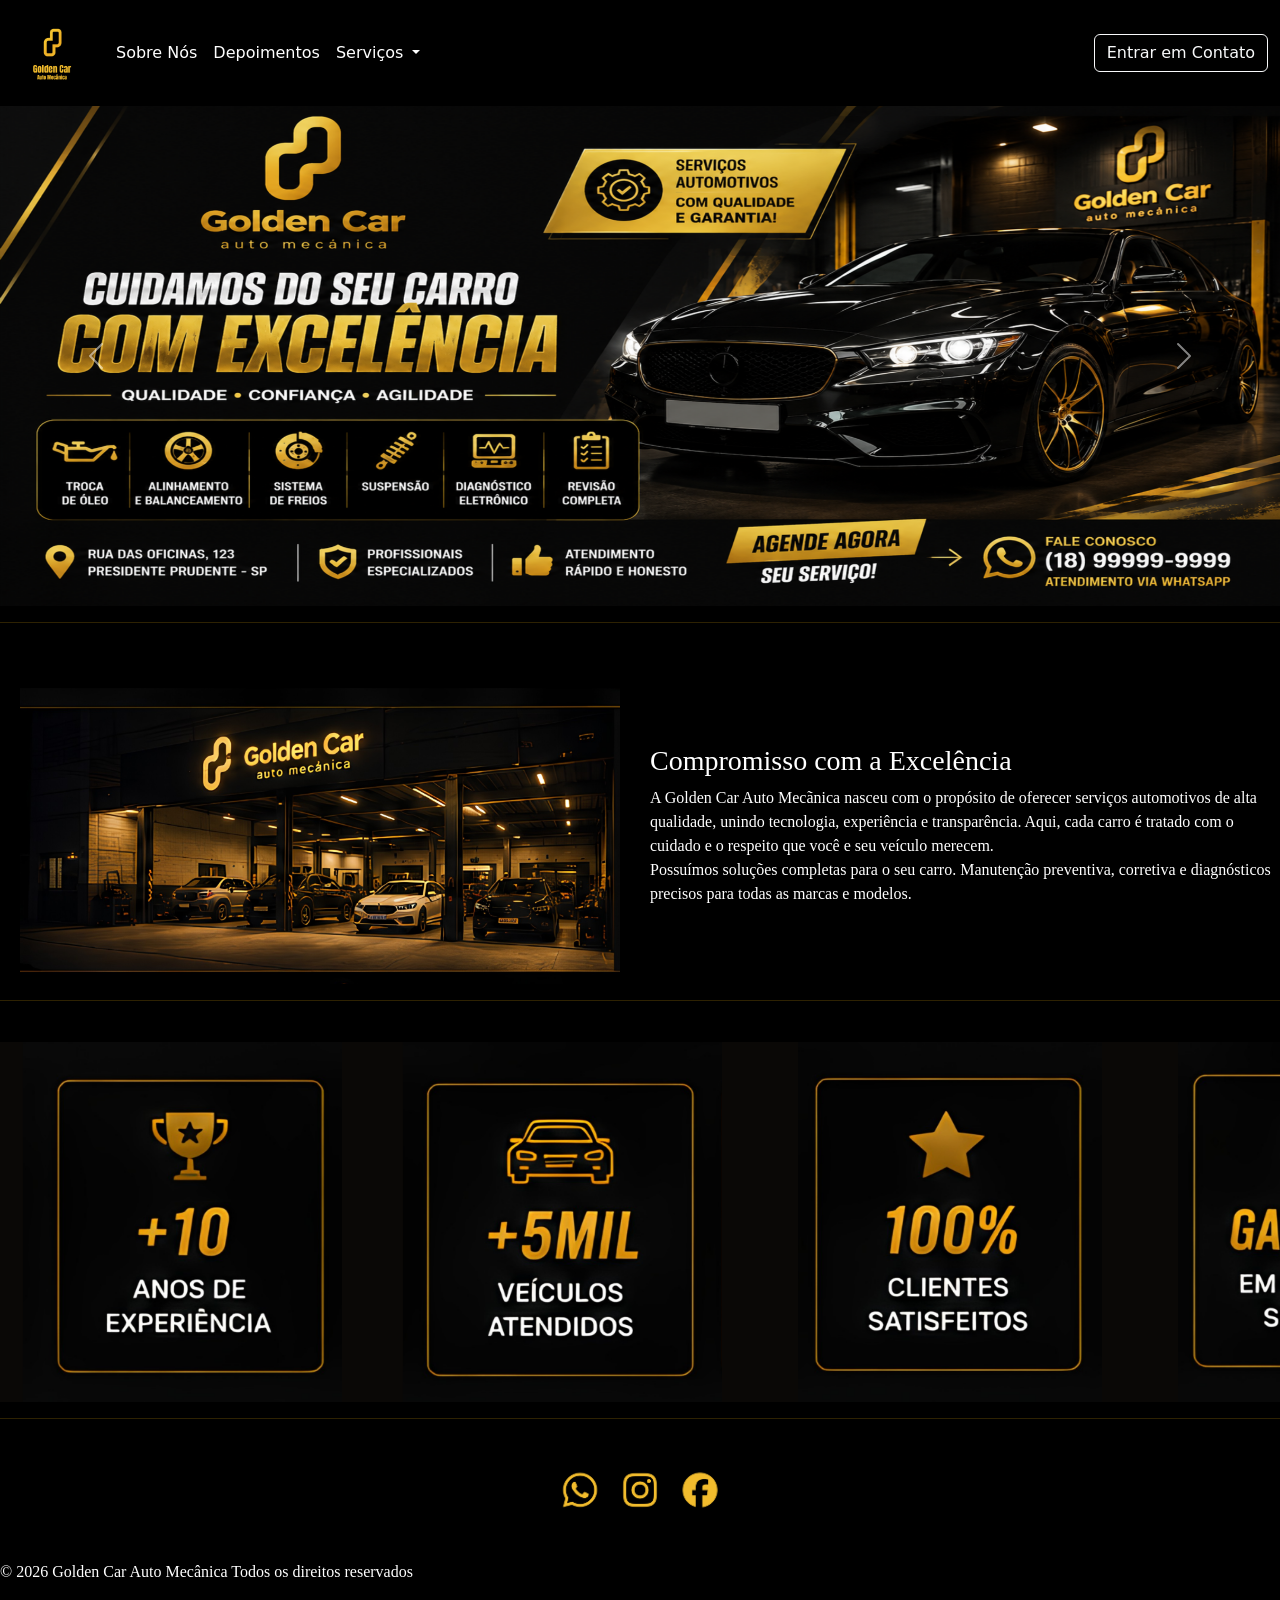
<file: index.html>
<!doctype html>
<html lang="pt-br">
<head>
    <meta charset="utf-8">
    <meta name="viewport" content="width=device-width, initial-scale=1">
    <title>Golden Car</title>
    <link href="css/estilo.css" rel="stylesheet">
    <link href="https://cdn.jsdelivr.net/npm/bootstrap@5.3.8/dist/css/bootstrap.min.css" rel="stylesheet"
          integrity="sha384-sRIl4kxILFvY47J16cr9ZwB07vP4J8+LH7qKQnuqkuIAvNWLzeN8tE5YBujZqJLB" crossorigin="anonymous">
</head>

<body class="fundosite">

<header>
    <nav class="navbar navbar-expand-lg cabecalho">
        <div class="container-fluid">
            <a class="navbar-brand" href="#"><img class="logo" src="img/Golden.png"></a>
            <button class="navbar-toggler" type="button" data-bs-toggle="collapse"
                    data-bs-target="#navbarSupportedContent" aria-controls="navbarSupportedContent"
                    aria-expanded="false" aria-label="Toggle navigation">
                <span class="navbar-toggler-icon"></span>
            </button>
            <div class="collapse navbar-collapse" id="navbarSupportedContent">
                <ul class="navbar-nav me-auto mb-2 mb-lg-0">
                    <li class="nav-item">
                        <a class="nav-link active" aria-current="page" href="index.html">Sobre Nós</a>
                    </li>
                    <li class="nav-item">
                        <a href="depoimento.html"><a class="nav-link" href="depoimento.html">Depoimentos</a></a>
                    </li>
                    <li class="nav-item dropdown">
                        <a class="nav-link dropdown-toggle" href="#" role="button" data-bs-toggle="dropdown"
                           aria-expanded="false">
                            Serviços
                        </a>
                        <ul class="dropdown-menu">
                            <li><a class="dropdown-item" href="freios.html">Sistema de Freios</a></li>
                            <li><a class="dropdown-item" href="suspensao.html">Suspensão</a></li>
                            <li><a class="dropdown-item" href="revisao.html">Revisão Completa</a></li>
                        </ul>
                    </li>
                </ul>
                <a href="contato.html">
                    <button class="btn btn-outline-light">Entrar em Contato</button>
                </a>
            </div>
        </div>
    </nav>
</header>

<section class="banner">
    <div id="carouselExampleAutoplaying" class="carousel slide" data-bs-ride="carousel">
        <div class="carousel-inner">
            <div class="carousel-item active">
                <img src="img/banner_1.png" class="d-block w-100" alt="...">
            </div>
            <div class="carousel-item">
                <img src="img/banner_2.png" class="d-block w-100" alt="...">
            </div>
            <div class="carousel-item">
                <img src="img/banner_3.png" class="d-block w-100" alt="...">
            </div>
        </div>
        <button class="carousel-control-prev" type="button" data-bs-target="#carouselExampleAutoplaying"
                data-bs-slide="prev">
            <span class="carousel-control-prev-icon" aria-hidden="true"></span>
            <span class="visually-hidden">Previous</span>
        </button>
        <button class="carousel-control-next" type="button" data-bs-target="#carouselExampleAutoplaying"
                data-bs-slide="next">
            <span class="carousel-control-next-icon" aria-hidden="true"></span>
            <span class="visually-hidden">Next</span>
        </button>
    </div>
</section>

<hr class="divisao">

<section class="sobre">
    <div class="fundosobre">
        <div class="imagem">
            <a class="navbar-brand" href="#"><img class="fotoentrada" src="img/foto.png"></a>
        </div>
        <div class="textosobre">
            <h3>Compromisso com a Excelência</h3>
            <p>A Golden Car Auto Mecãnica nasceu com o propósito de oferecer serviços automotivos de alta qualidade,
                unindo tecnologia, experiência e transparência.
                Aqui, cada carro é tratado com o cuidado e o respeito que você e seu veículo merecem.
                <br>
                Possuímos soluções completas para o seu carro. Manutenção preventiva, corretiva e diagnósticos precisos
                para todas as marcas e modelos.</p>
        </div>
    </div>

    <hr class="divisao">

    <div class="imgsobre">
        <a class="navbar-brand" href="#"><img class="icone" src="img/icone_1.png"></a>
        <a class="navbar-brand" href="#"><img class="icone" src="img/icone_2.png"></a>
        <a class="navbar-brand" href="#"><img class="icone" src="img/icone_3.png"></a>
        <a class="navbar-brand" href="#"><img class="icone" src="img/icone_4.png"></a>
    </div>
</section>

<hr class="divisao">

<fotter>
    <div class="rodape">
        <a class="navbar-brand" href="#"><img class="rede" src="img/rede_1.png"></a>
        <a class="navbar-brand" href="#"><img class="rede" src="img/rede_2.png"></a>
        <a class="navbar-brand" href="#"><img class="rede" src="img/rede_3.png"></a>
    </div>
    <p class="foter"> © 2026 Golden Car Auto Mecânica Todos os direitos reservados</p>
</fotter>

<script src="https://cdn.jsdelivr.net/npm/bootstrap@5.3.8/dist/js/bootstrap.bundle.min.js"
        integrity="sha384-FKyoEForCGlyvwx9Hj09JcYn3nv7wiPVlz7YYwJrWVcXK/BmnVDxM+D2scQbITxI"
        crossorigin="anonymous"></script>
</body>
</html>
</file>
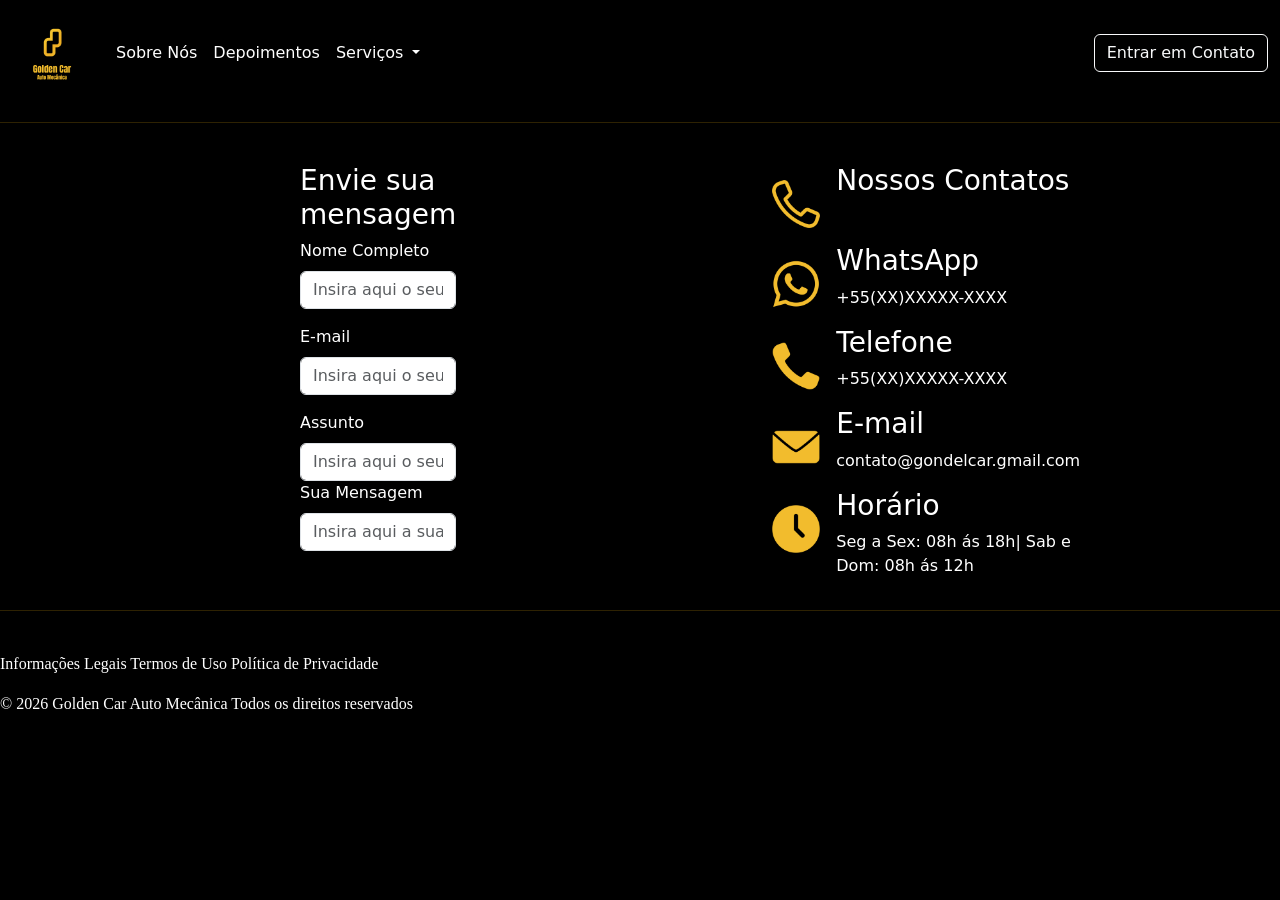
<file: contato.html>
<!doctype html>
<html lang="pt-br">
<head>
    <meta charset="utf-8">
    <meta name="viewport" content="width=device-width, initial-scale=1">
    <title>Golden Car</title>
    <link href="css/estilo.css" rel="stylesheet">
    <link href="https://cdn.jsdelivr.net/npm/bootstrap@5.3.8/dist/css/bootstrap.min.css" rel="stylesheet"
          integrity="sha384-sRIl4kxILFvY47J16cr9ZwB07vP4J8+LH7qKQnuqkuIAvNWLzeN8tE5YBujZqJLB" crossorigin="anonymous">
</head>

<body class="fundosite">

<header>
    <nav class="navbar navbar-expand-lg cabecalho">
        <div class="container-fluid">
            <a class="navbar-brand" href="#"><img class="logo" src="img/Golden.png"></a>
            <button class="navbar-toggler" type="button" data-bs-toggle="collapse"
                    data-bs-target="#navbarSupportedContent" aria-controls="navbarSupportedContent"
                    aria-expanded="false" aria-label="Toggle navigation">
                <span class="navbar-toggler-icon"></span>
            </button>
            <div class="collapse navbar-collapse" id="navbarSupportedContent">
                <ul class="navbar-nav me-auto mb-2 mb-lg-0">
                    <li class="nav-item">
                        <a class="nav-link active" aria-current="page" href="index.html">Sobre Nós</a>
                    </li>
                    <li class="nav-item">
                        <a href="depoimento.html"><a class="nav-link" href="depoimento.html">Depoimentos</a></a>
                    </li>
                    <li class="nav-item dropdown">
                        <a class="nav-link dropdown-toggle" href="#" role="button" data-bs-toggle="dropdown"
                           aria-expanded="false">
                            Serviços
                        </a>
                        <ul class="dropdown-menu">
                            <li><a class="dropdown-item" href="freios.html">Sistema de Freios</a></li>
                            <li><a class="dropdown-item" href="suspensao.html">Suspensão</a></li>
                            <li><a class="dropdown-item" href="revisao.html">Revisão Completa</a></li>
                        </ul>
                    </li>
                </ul>
                <a href="contato.html">
                    <button class="btn btn-outline-light">Entrar em Contato</button>
                </a>
            </div>
        </div>
    </nav>
</header>

<hr class="divisao">

<section class="formulario">
    <div class="fundoFormulario">
        <h3>Envie sua mensagem</h3>
        <div class="mb-3">
            <label for="nome" class="form-label">Nome Completo</label>
            <input type="text" class="form-control" id="nome" placeholder="Insira aqui o seu nome...">
        </div>
        <div class="mb-3">
            <label for="email" class="form-label">E-mail</label>
            <input type="Email" class="form-control" id="email" placeholder="Insira aqui o seu e-mail...">
        </div>
        <div class="mb-3">
            <label for="assunto" class="form-label">Assunto</label>
            <input type="text" class="form-control" id="assunto" placeholder="Insira aqui o seu assunto...">
            <div class="mb-3">
                <label for="mensagem" class="form-label">Sua Mensagem</label>
                <input type="text" class="form-control" id="mensagem" placeholder="Insira aqui a sua mensagem...">
            </div>
        </div>
    </div>

    <div class="nossos_contatos">
        <div class="fundocontatos">
            <div class="imgcontato">
                <a class="navbar-brand" href="#"><img class="imgcontatos" src="img/contato_1.png"></a>
            </div>
            <div class="textosobre_contato">
                <h3>Nossos Contatos</h3>
            </div>
        </div>
        <div class="fundocontatos">
            <div class="imgcontato">
                <a class="navbar-brand" href="#"><img class="imgcontatos" src="img/contato_2.png"></a>
            </div>
            <div class="textosobre_contato">
                <h3>WhatsApp</h3>
                <p>+55(XX)XXXXX-XXXX</p>
            </div>
        </div>
        <div class="fundocontatos">
            <div class="imgcontato">
                <a class="navbar-brand" href="#"><img class="imgcontatos" src="img/contato_3.png"></a>
            </div>
            <div class="textosobre_contato">
                <h3>Telefone</h3>
                <p>+55(XX)XXXXX-XXXX</p>
            </div>
        </div>
        <div class="fundocontatos">
            <div class="imgcontato">
                <a class="navbar-brand" href="#"><img class="imgcontatos" src="img/contato_4.png"></a>
            </div>
            <div class="textosobre_contato">
                <h3>E-mail</h3>
                <p>contato@gondelcar.gmail.com</p>
            </div>
        </div>
        <div class="fundocontatos">
            <div class="imgcontato">
                <a class="navbar-brand" href="#"><img class="imgcontatos" src="img/contato_5.png"></a>
            </div>
            <div class="textosobre_contato">
                <h3>Horário</h3>
                <p>Seg a Sex: 08h ás 18h| Sab e Dom: 08h ás 12h</p>
            </div>
        </div>
    </div>
</section>

<hr class="divisao">

<fotter>
    <p class="foter"> Informações Legais   Termos de Uso   Política de Privacidade</p>
    <p class="foter"> © 2026 Golden Car Auto Mecânica Todos os direitos reservados</p>
</fotter>

<script src="https://cdn.jsdelivr.net/npm/bootstrap@5.3.8/dist/js/bootstrap.bundle.min.js"
        integrity="sha384-FKyoEForCGlyvwx9Hj09JcYn3nv7wiPVlz7YYwJrWVcXK/BmnVDxM+D2scQbITxI"
        crossorigin="anonymous"></script>
</body>
</html>
</file>
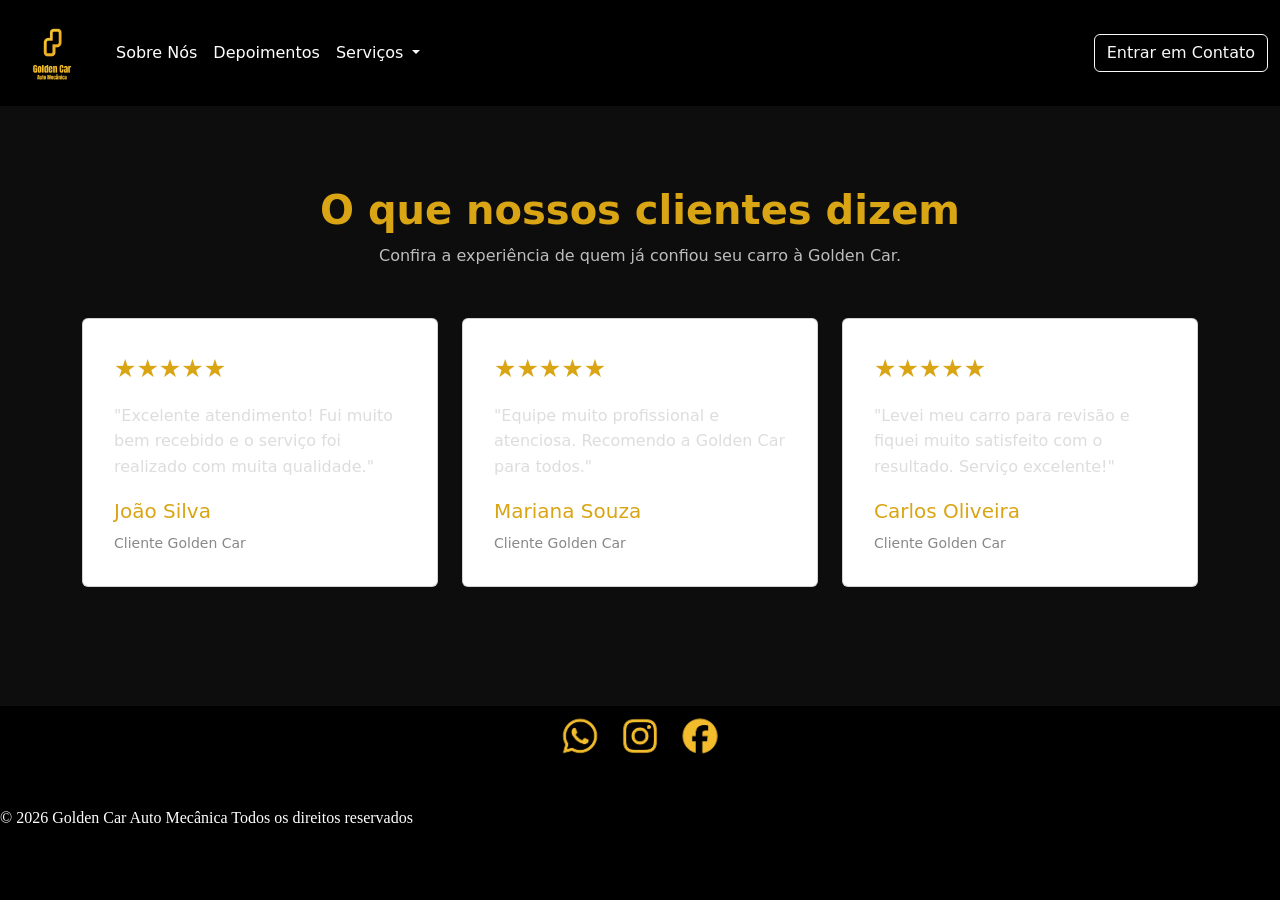
<file: depoimento.html>
<!doctype html>
<html lang="pt-br">
<head>
    <meta charset="utf-8">
    <meta name="viewport" content="width=device-width, initial-scale=1">
    <title>Golden Car - Depoimentos</title>
    <link href="css/estilo.css" rel="stylesheet">
    <link href="https://cdn.jsdelivr.net/npm/bootstrap@5.3.8/dist/css/bootstrap.min.css"
          rel="stylesheet"
          integrity="sha384-sRIl4kxILFvY47J16cr9ZwB07vP4J8+LH7qKQnuqkuIAvNWLzeN8tE5YBujZqJLB"
          crossorigin="anonymous">
</head>
<body class="fundosite">

<header>
    <nav class="navbar navbar-expand-lg cabecalho">
        <div class="container-fluid">
            <a class="navbar-brand" href="index.html">
                <img class="logo" src="img/Golden.png">
            </a>
            <button class="navbar-toggler"
                    type="button"
                    data-bs-toggle="collapse"
                    data-bs-target="#navbarSupportedContent"
                    aria-controls="navbarSupportedContent"
                    aria-expanded="false"
                    aria-label="Toggle navigation">
                <span class="navbar-toggler-icon"></span>
            </button>
            <div class="collapse navbar-collapse" id="navbarSupportedContent">
                <ul class="navbar-nav me-auto mb-2 mb-lg-0">
                    <li class="nav-item">
                        <a class="nav-link" href="index.html">
                            Sobre Nós
                        </a>
                    </li>
                    <li class="nav-item">
                        <a class="nav-link active" href="depoimento.html">
                            Depoimentos
                        </a>
                    </li>
                    <li class="nav-item dropdown">

                        <a class="nav-link dropdown-toggle"
                           href="#"
                           role="button"
                           data-bs-toggle="dropdown"
                           aria-expanded="false">
                            Serviços
                        </a>
                        <ul class="dropdown-menu">
                            <li>
                                <a class="dropdown-item" href="freios.html">
                                    Sistema de Freios
                                </a>
                            </li>
                            <li>
                                <a class="dropdown-item" href="suspensao.html">
                                    Suspensão
                                </a>
                            </li>
                            <li>
                                <a class="dropdown-item" href="revisao.html">
                                    Revisão Completa
                                </a>
                            </li>
                        </ul>
                    </li>
                </ul>
                <a href="contato.html">
                    <button class="btn btn-outline-light">
                        Entrar em Contato
                    </button>
                </a>
            </div>
        </div>
    </nav>
</header>

<main>
    <section class="depoimentos">
        <div class="container">
            <h1 class="titulo-depoimentos">
                O que nossos clientes dizem
            </h1>
            <p class="subtitulo-depoimentos">
                Confira a experiência de quem já confiou seu carro à Golden Car.
            </p>
            <div class="row g-4">
                <div class="col-md-4">
                    <div class="card card-depoimento">
                        <div class="card-body">
                            <div class="estrelas">
                                ★★★★★
                            </div>
                            <p class="texto-depoimento">
                                "Excelente atendimento! Fui muito bem recebido
                                e o serviço foi realizado com muita qualidade."
                            </p>
                            <h5>
                                João Silva
                            </h5>
                            <small>
                                Cliente Golden Car
                            </small>
                        </div>
                    </div>
                </div>

                <div class="col-md-4">
                    <div class="card card-depoimento">
                        <div class="card-body">
                            <div class="estrelas">
                                ★★★★★
                            </div>
                            <p class="texto-depoimento">
                                "Equipe muito profissional e atenciosa.
                                Recomendo a Golden Car para todos."
                            </p>
                            <h5>
                                Mariana Souza
                            </h5>
                            <small>
                                Cliente Golden Car
                            </small>
                        </div>
                    </div>
                </div>

                <div class="col-md-4">
                    <div class="card card-depoimento">
                        <div class="card-body">
                            <div class="estrelas">
                                ★★★★★
                            </div>
                            <p class="texto-depoimento">
                                "Levei meu carro para revisão e fiquei muito
                                satisfeito com o resultado. Serviço excelente!"
                            </p>
                            <h5>
                                Carlos Oliveira
                            </h5>
                            <small>
                                Cliente Golden Car
                            </small>
                        </div>
                    </div>
                </div>
            </div>
        </div>
    </section>
</main>

<footer>
    <div class="rodape">
        <a href="#">
            <img class="rede" src="img/rede_1.png">
        </a>
        <a href="#">
            <img class="rede" src="img/rede_2.png">
        </a>
        <a href="#">
            <img class="rede" src="img/rede_3.png">
        </a>
    </div>
    <p class="foter">
        © 2026 Golden Car Auto Mecânica
        Todos os direitos reservados
    </p>
</footer>

<script src="https://cdn.jsdelivr.net/npm/bootstrap@5.3.8/dist/js/bootstrap.bundle.min.js"
        integrity="sha384-FKyoEForCGlyvwx9Hj09JcYn3nv7wiPVlz7YYwJrWVcXK/BmnVDxM+D2scQbITxI"
        crossorigin="anonymous">
</script>
</body>

</html>
</file>
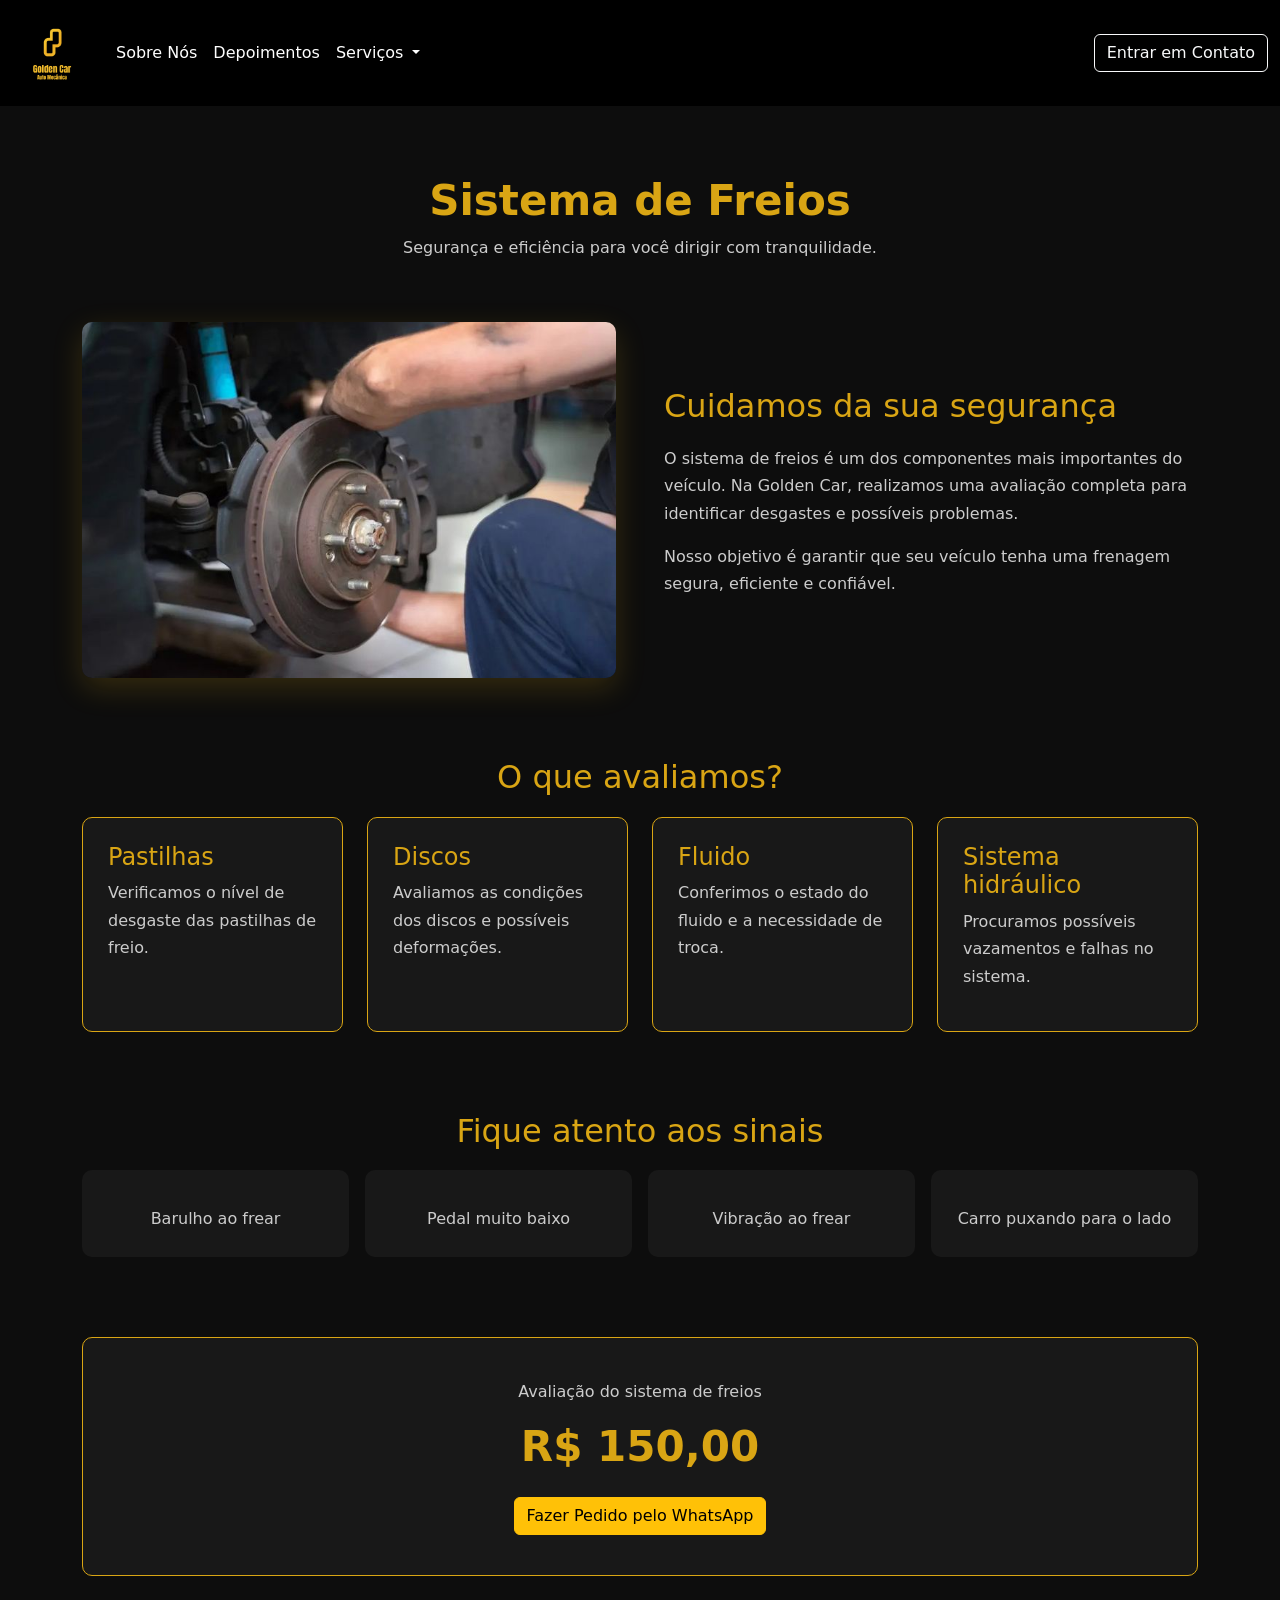
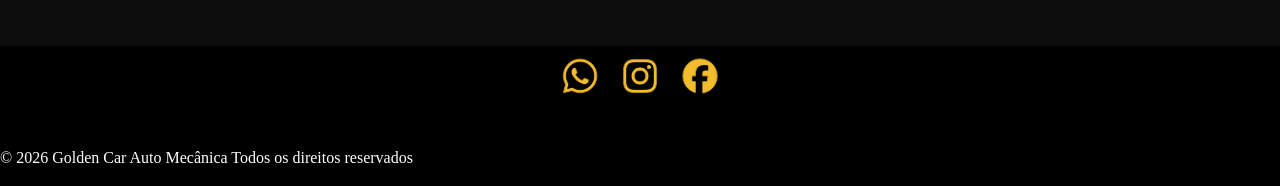
<file: freios.html>
<!doctype html>
<html lang="pt-br">
<head>
    <meta charset="utf-8">
    <meta name="viewport" content="width=device-width, initial-scale=1">
    <title>Golden Car - Sistema de Freios</title>
    <link href="css/estilo.css" rel="stylesheet">
    <link href="https://cdn.jsdelivr.net/npm/bootstrap@5.3.8/dist/css/bootstrap.min.css"
          rel="stylesheet"
          integrity="sha384-sRIl4kxILFvY47J16cr9ZwB07vP4J8+LH7qKQnuqkuIAvNWLzeN8tE5YBujZqJLB"
          crossorigin="anonymous">
</head>

<body class="fundosite">

<header>
    <nav class="navbar navbar-expand-lg cabecalho">
        <div class="container-fluid">
            <a class="navbar-brand" href="index.html">
                <img class="logo"
                     src="img/Golden.png"
                     alt="Golden Car">
            </a>

            <button class="navbar-toggler"
                    type="button"
                    data-bs-toggle="collapse"
                    data-bs-target="#navbarSupportedContent"
                    aria-controls="navbarSupportedContent"
                    aria-expanded="false"
                    aria-label="Abrir menu">

                <span class="navbar-toggler-icon"></span>
            </button>
            <div class="collapse navbar-collapse"
                 id="navbarSupportedContent">
                <ul class="navbar-nav me-auto mb-2 mb-lg-0">
                    <li class="nav-item">
                        <a class="nav-link"
                           href="index.html">
                            Sobre Nós
                        </a>
                    </li>
                    <li class="nav-item">
                        <a class="nav-link"
                           href="depoimento.html">
                            Depoimentos
                        </a>
                    </li>
                    <li class="nav-item dropdown">
                        <a class="nav-link dropdown-toggle active"
                           href="#"
                           role="button"
                           data-bs-toggle="dropdown"
                           aria-expanded="false">
                            Serviços
                        </a>
                        <ul class="dropdown-menu">
                            <li>
                                <a class="dropdown-item"
                                   href="freios.html">
                                    Sistema de Freios
                                </a>
                            </li>
                            <li>
                                <a class="dropdown-item"
                                   href="suspensao.html">
                                    Suspensão
                                </a>
                            </li>
                            <li>
                                <a class="dropdown-item"
                                   href="revisao.html">
                                    Revisão Completa
                                </a>
                            </li>
                        </ul>
                    </li>
                </ul>
                <a href="contato.html">
                    <button class="btn btn-outline-light">
                        Entrar em Contato
                    </button>
                </a>
            </div>
        </div>
    </nav>
</header>

<main>
    <section class="servico">
        <div class="container">
            <h1 class="titulo-servico">
                Sistema de Freios
            </h1>
            <p class="subtitulo-servico">
                Segurança e eficiência para você dirigir com tranquilidade.
            </p>
            <div class="row align-items-center g-5">
                <div class="col-lg-6">
                    <img src="img/freios_sistemas"
                         class="img-fluid imagem-servico"
                         alt="Sistema de freios automotivo">
                </div>
                <div class="col-lg-6">
                    <h2>
                        Cuidamos da sua segurança
                    </h2>
                    <p>
                        O sistema de freios é um dos componentes mais
                        importantes do veículo. Na Golden Car, realizamos
                        uma avaliação completa para identificar desgastes
                        e possíveis problemas.
                    </p>
                    <p>
                        Nosso objetivo é garantir que seu veículo tenha
                        uma frenagem segura, eficiente e confiável.
                    </p>
                </div>
            </div>
            <div class="avaliacao">
                <h2 class="titulo-secao">
                    O que avaliamos?
                </h2>
                <div class="row g-4">
                    <div class="col-md-6 col-lg-3">
                        <div class="item-servico">
                            <h4>
                                Pastilhas
                            </h4>
                            <p>
                                Verificamos o nível de desgaste das
                                pastilhas de freio.
                            </p>
                        </div>
                    </div>
                    <div class="col-md-6 col-lg-3">
                        <div class="item-servico">
                            <h4>
                                Discos
                            </h4>
                            <p>
                                Avaliamos as condições dos discos
                                e possíveis deformações.
                            </p>
                        </div>
                    </div>
                    <div class="col-md-6 col-lg-3">
                        <div class="item-servico">
                            <h4>
                                Fluido
                            </h4>
                            <p>
                                Conferimos o estado do fluido
                                e a necessidade de troca.
                            </p>
                        </div>
                    </div>
                    <div class="col-md-6 col-lg-3">
                        <div class="item-servico">
                            <h4>
                                Sistema hidráulico
                            </h4>
                            <p>
                                Procuramos possíveis vazamentos
                                e falhas no sistema.
                            </p>
                        </div>
                    </div>
                </div>
            </div>
            <div class="atencao">
                <h2 class="titulo-secao">
                    Fique atento aos sinais
                </h2>
                <div class="row text-center g-3">
                    <div class="col-md-3">
                        <div class="sinal">
                            <p>
                                Barulho ao frear
                            </p>
                        </div>
                    </div>
                    <div class="col-md-3">
                        <div class="sinal">
                            <p>
                                Pedal muito baixo
                            </p>
                        </div>
                    </div>
                    <div class="col-md-3">
                        <div class="sinal">
                            <p>
                                Vibração ao frear
                            </p>
                        </div>
                    </div>
                    <div class="col-md-3">
                        <div class="sinal">
                            <p>
                                Carro puxando para o lado
                            </p>
                        </div>
                    </div>
                </div>
            </div>
            <div class="preco-servico">
                <p>
                    Avaliação do sistema de freios
                </p>
                <h2>
                    R$ 150,00
                </h2>
                <a href="https://wa.me/5518999999999?text=Olá!%20Gostaria%20de%20agendar%20uma%20avaliação%20do%20sistema%20de%20freios."
                   target="_blank"
                   class="btn btn-warning botao-whatsapp">
                    Fazer Pedido pelo WhatsApp
                </a>
            </div>
        </div>
    </section>
</main>

<footer>
    <div class="rodape">
        <a href="#">

            <img class="rede"
                 src="img/rede_1.png"
                 alt="Rede social">
        </a>
        <a href="#">
            <img class="rede"
                 src="img/rede_2.png"
                 alt="Rede social">
        </a>
        <a href="#">
            <img class="rede"
                 src="img/rede_3.png"
                 alt="Rede social">
        </a>
    </div>
    <p class="foter">
        © 2026 Golden Car Auto Mecânica
        Todos os direitos reservados
    </p>
</footer>

<script src="https://cdn.jsdelivr.net/npm/bootstrap@5.3.8/dist/js/bootstrap.bundle.min.js"
        integrity="sha384-FKyoEForCGlyvwx9Hj09JcYn3nv7wiPVlz7YYwJrWVcXK/BmnVDxM+D2scQbITxI"
        crossorigin="anonymous">

</script>
</body>

</html>
</file>
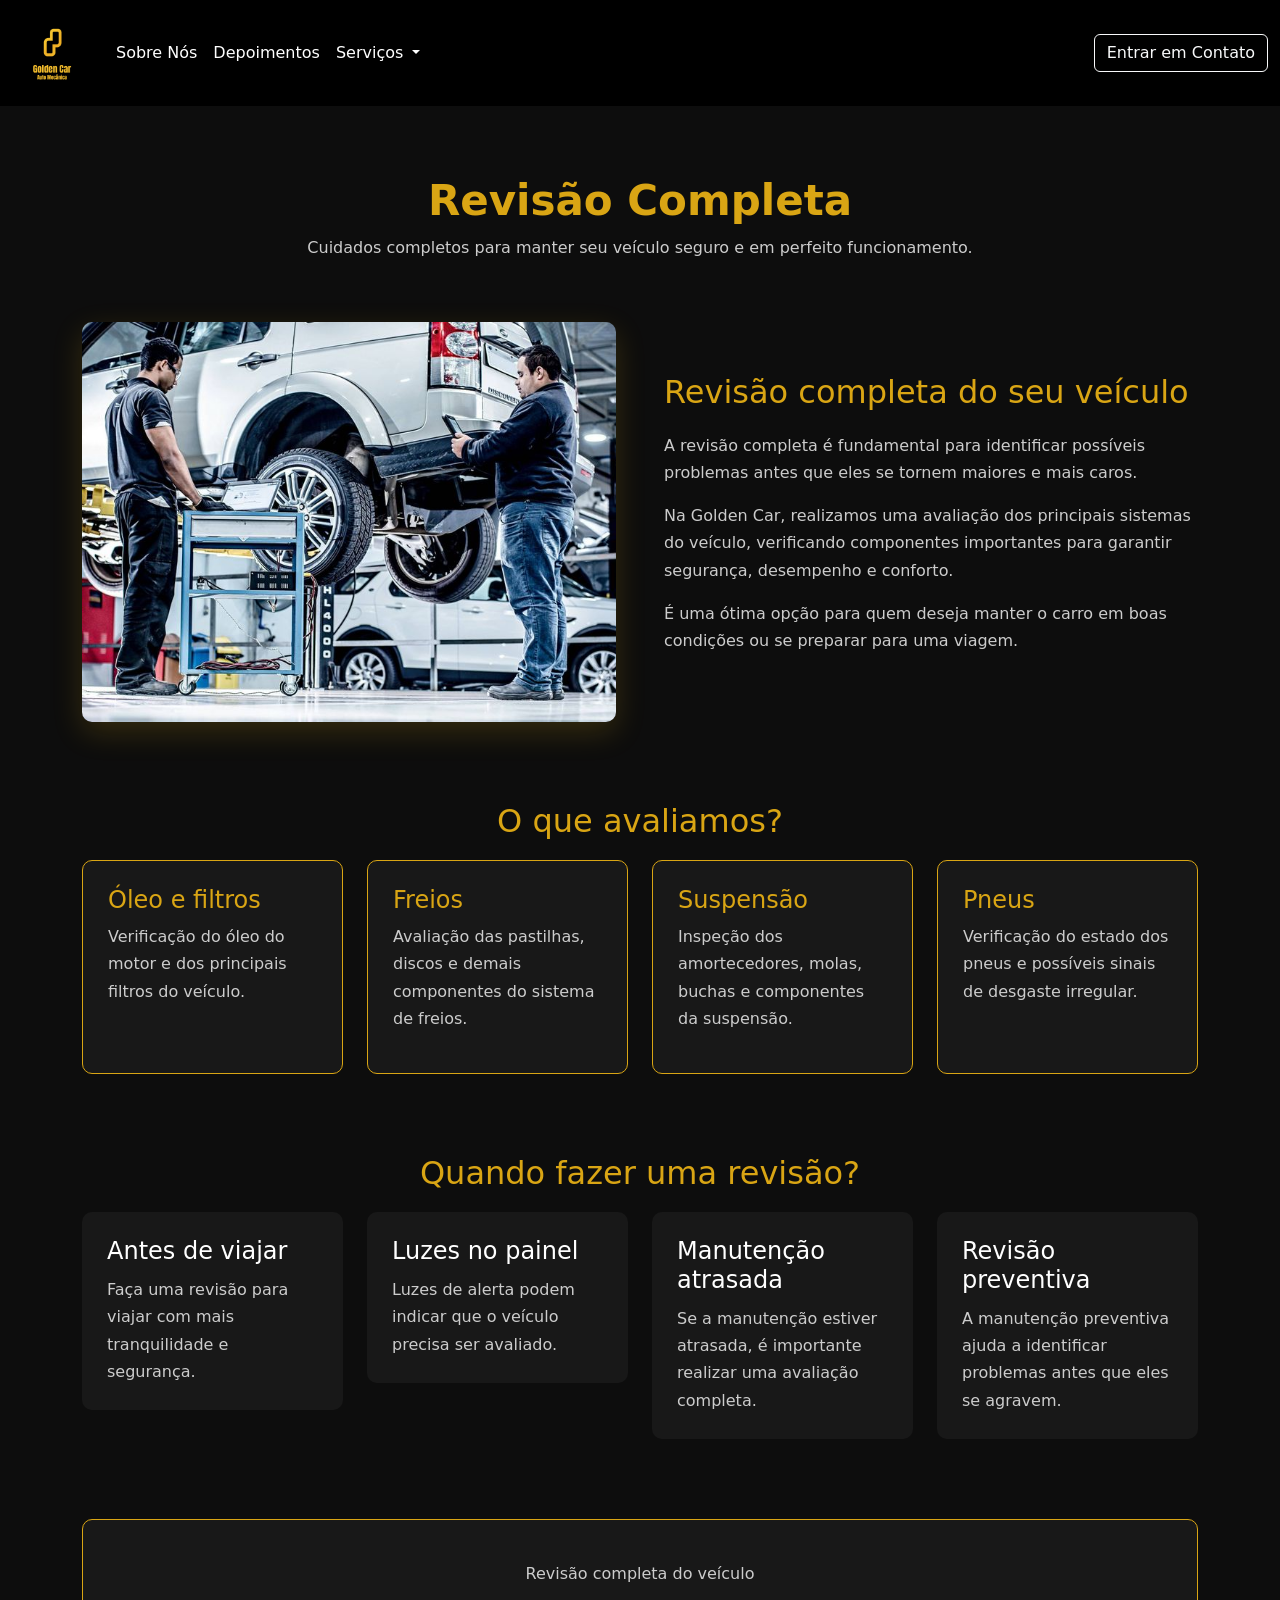
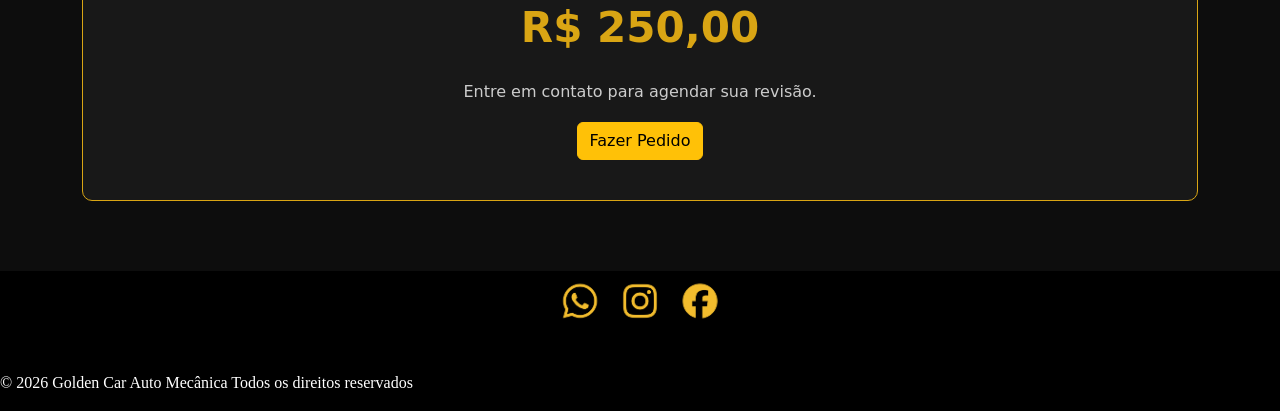
<file: revisao.html>
<!doctype html>
<html lang="pt-br">
<head>
  <meta charset="utf-8">
  <meta name="viewport" content="width=device-width, initial-scale=1">
  <title>Revisão Completa | Golden Car</title>
  <link href="css/estilo.css" rel="stylesheet">
  <link href="https://cdn.jsdelivr.net/npm/bootstrap@5.3.8/dist/css/bootstrap.min.css"
        rel="stylesheet"
        integrity="sha384-sRIl4kxILFvY47J16cr9ZwB07vP4J8+LH7qKQnuqkuIAvNWLzeN8tE5YBujZqJLB"
        crossorigin="anonymous">
</head>
<body class="fundosite">

<header>
  <nav class="navbar navbar-expand-lg cabecalho">
    <div class="container-fluid">
      <a class="navbar-brand" href="index.html">
        <img class="logo" src="img/Golden.png">
      </a>
      <button class="navbar-toggler" type="button"
              data-bs-toggle="collapse"
              data-bs-target="#navbarSupportedContent"
              aria-controls="navbarSupportedContent"
              aria-expanded="false"
              aria-label="Toggle navigation">
        <span class="navbar-toggler-icon"></span>
      </button>
      <div class="collapse navbar-collapse" id="navbarSupportedContent">
        <ul class="navbar-nav me-auto mb-2 mb-lg-0">
          <li class="nav-item">
            <a class="nav-link" href="index.html">
              Sobre Nós
            </a>
          </li>
          <li class="nav-item">
            <a class="nav-link" href="depoimento.html">
              Depoimentos
            </a>
          </li>
          <li class="nav-item dropdown">
            <a class="nav-link dropdown-toggle active"
               href="#"
               role="button"
               data-bs-toggle="dropdown"
               aria-expanded="false">
              Serviços
            </a>
            <ul class="dropdown-menu">
              <li>
                <a class="dropdown-item" href="freios.html">
                  Sistema de Freios
                </a>
              </li>
              <li>
                <a class="dropdown-item" href="suspensao.html">
                  Suspensão
                </a>
              </li>
              <li>
                <a class="dropdown-item" href="revisao.html">
                  Revisão Completa
                </a>
              </li>
            </ul>
          </li>
        </ul>
        <a href="contato.html">
          <button class="btn btn-outline-light">
            Entrar em Contato
          </button>
        </a>
      </div>
    </div>
  </nav>
</header>

<main class="servico">
  <div class="container">
    <h1 class="titulo-servico">
      Revisão Completa
    </h1>
    <p class="subtitulo-servico">
      Cuidados completos para manter seu veículo seguro e em perfeito funcionamento.
    </p>
    <div class="row align-items-center g-5">
      <div class="col-md-6">
        <img src="img/revisao.jpg"
             class="imagem-servico"
             alt="Revisão completa de veículo">
      </div>
      <div class="col-md-6">
        <h2>
          Revisão completa do seu veículo
        </h2>
        <p>
          A revisão completa é fundamental para identificar possíveis
          problemas antes que eles se tornem maiores e mais caros.
        </p>
        <p>
          Na Golden Car, realizamos uma avaliação dos principais
          sistemas do veículo, verificando componentes importantes
          para garantir segurança, desempenho e conforto.
        </p>
        <p>
          É uma ótima opção para quem deseja manter o carro em boas
          condições ou se preparar para uma viagem.
        </p>
      </div>
    </div>

    <section class="avaliacao">
      <h2 class="titulo-secao">
        O que avaliamos?
      </h2>
      <div class="row g-4">
        <div class="col-md-3">
          <div class="item-servico">
            <h4>
              Óleo e filtros
            </h4>
            <p>
              Verificação do óleo do motor e dos principais
              filtros do veículo.
            </p>
          </div>
        </div>
        <div class="col-md-3">
          <div class="item-servico">
            <h4>
              Freios
            </h4>
            <p>
              Avaliação das pastilhas, discos e demais
              componentes do sistema de freios.
            </p>
          </div>
        </div>
        <div class="col-md-3">
          <div class="item-servico">
            <h4>
              Suspensão
            </h4>
            <p>
              Inspeção dos amortecedores, molas, buchas
              e componentes da suspensão.
            </p>
          </div>
        </div>
        <div class="col-md-3">
          <div class="item-servico">
            <h4>
              Pneus
            </h4>
            <p>
              Verificação do estado dos pneus e possíveis
              sinais de desgaste irregular.
            </p>
          </div>
        </div>
      </div>
    </section>

    <section class="atencao">
      <h2 class="titulo-secao">
        Quando fazer uma revisão?
      </h2>
      <div class="row g-4">
        <div class="col-md-3">
          <div class="sinal">
            <h4>
              Antes de viajar
            </h4>
            <p>
              Faça uma revisão para viajar com mais tranquilidade
              e segurança.
            </p>
          </div>
        </div>
        <div class="col-md-3">
          <div class="sinal">
            <h4>
              Luzes no painel
            </h4>
            <p>
              Luzes de alerta podem indicar que o veículo
              precisa ser avaliado.
            </p>
          </div>
        </div>
        <div class="col-md-3">
          <div class="sinal">
            <h4>
              Manutenção atrasada
            </h4>
            <p>
              Se a manutenção estiver atrasada, é importante
              realizar uma avaliação completa.
            </p>
          </div>
        </div>
        <div class="col-md-3">
          <div class="sinal">
            <h4>
              Revisão preventiva
            </h4>
            <p>
              A manutenção preventiva ajuda a identificar
              problemas antes que eles se agravem.
            </p>
          </div>
        </div>
      </div>
    </section>

    <section class="preco-servico">
      <p>
        Revisão completa do veículo
      </p>
      <h2>
        R$ 250,00
      </h2>
      <p>
        Entre em contato para agendar sua revisão.
      </p>
      <a href="https://wa.me/5518999999999?text=Olá!%20Gostaria%20de%20agendar%20uma%20revisão%20completa%20do%20meu%20veículo."
         target="_blank"
         class="btn btn-warning botao-whatsapp">
        Fazer Pedido
      </a>
    </section>
  </div>
</main>

<footer>
  <div class="rodape">
    <a class="navbar-brand" href="#">
      <img class="rede" src="img/rede_1.png">
    </a>
    <a class="navbar-brand" href="#">
      <img class="rede" src="img/rede_2.png">
    </a>
    <a class="navbar-brand" href="#">
      <img class="rede" src="img/rede_3.png">
    </a>
  </div>
  <p class="foter">
    © 2026 Golden Car Auto Mecânica
    Todos os direitos reservados
  </p>
</footer>

<script src="https://cdn.jsdelivr.net/npm/bootstrap@5.3.8/dist/js/bootstrap.bundle.min.js"
        integrity="sha384-FKyoEForCGlyvwx9Hj09JcYn3nv7wiPVlz7YYwJrWVcXK/BmnVDxM+D2scQbITxI"
        crossorigin="anonymous">
</script>

</body>
</html>
</file>
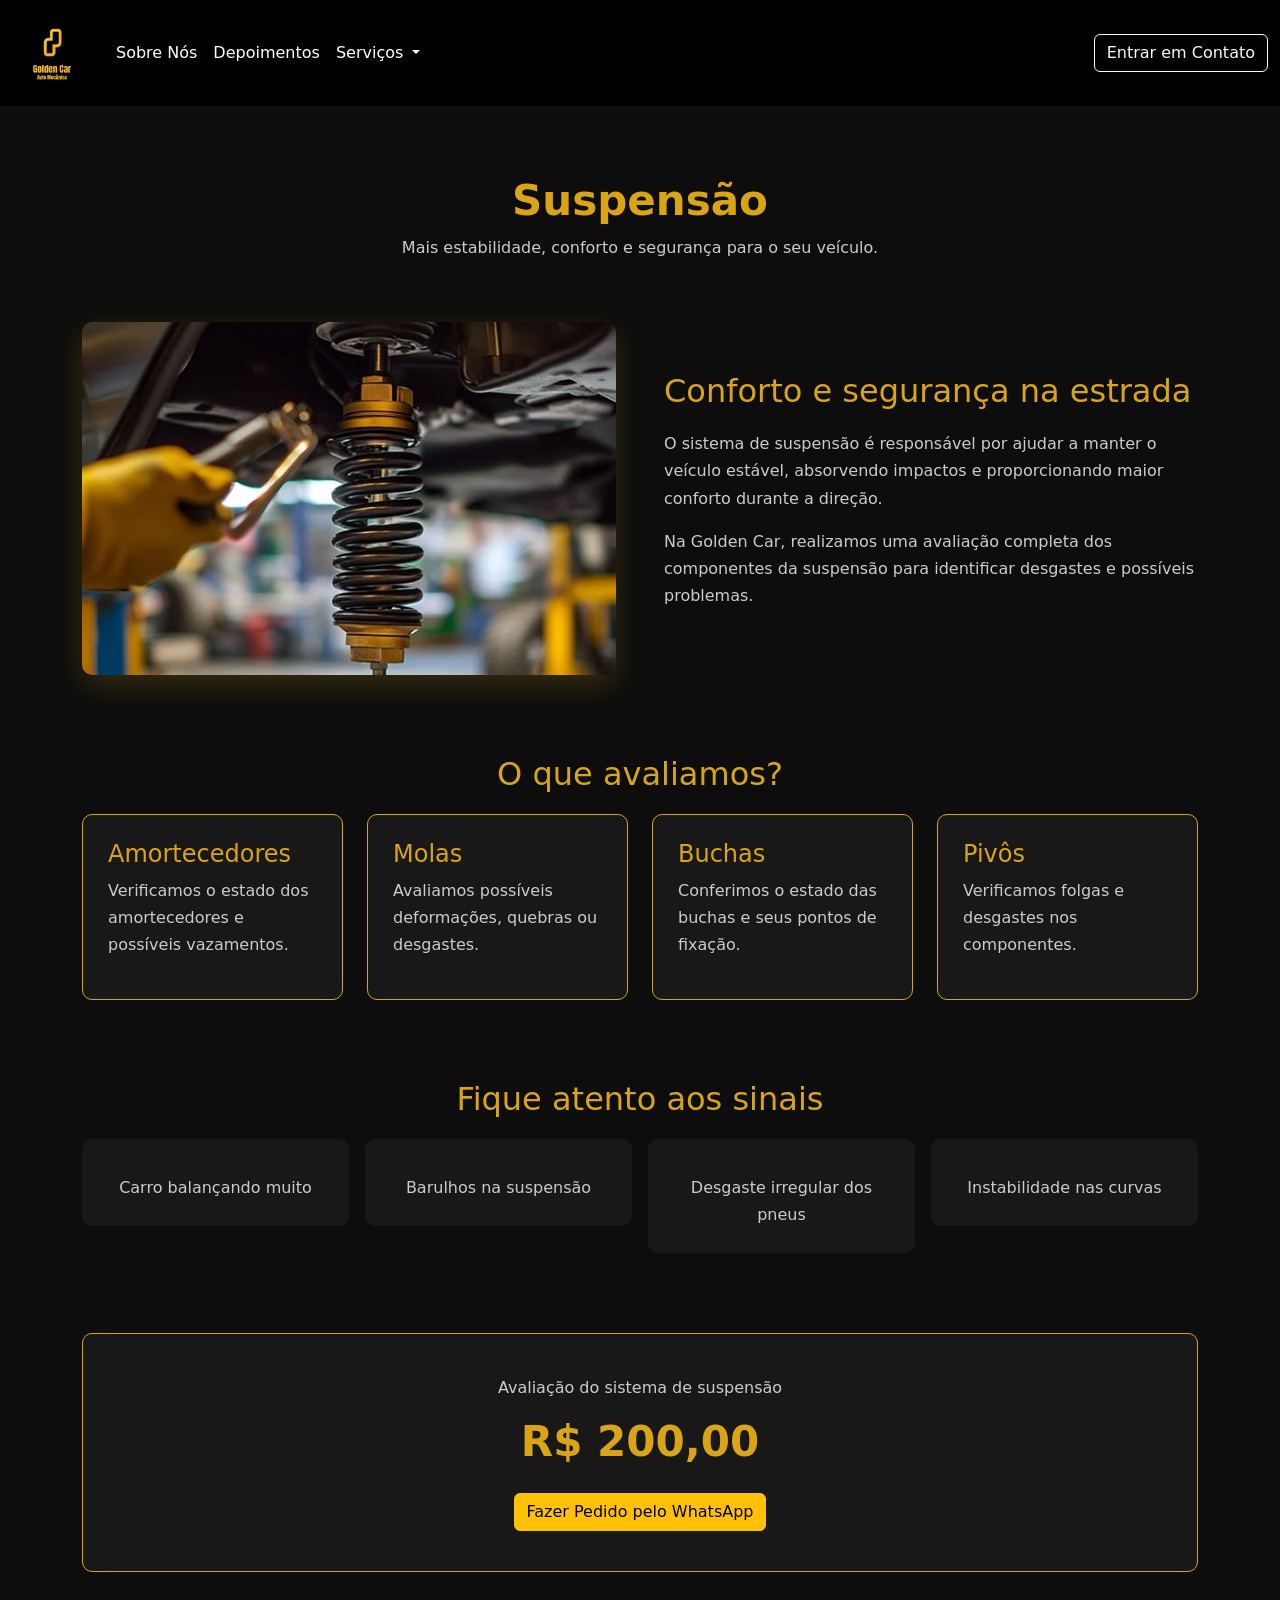
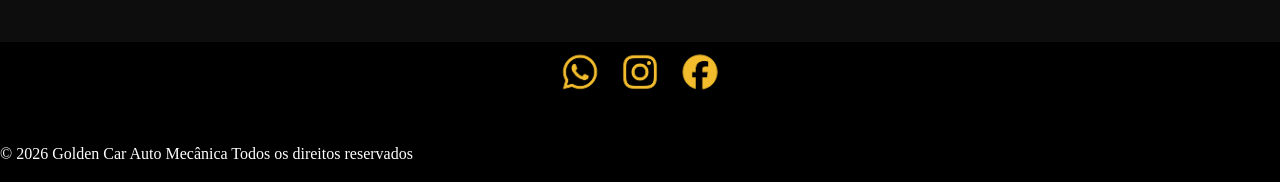
<file: suspensao.html>
<!doctype html>
<html lang="pt-br">
<head>
  <meta charset="utf-8">
  <meta name="viewport" content="width=device-width, initial-scale=1">
  <title>Golden Car - Suspensão</title>
  <link href="css/estilo.css" rel="stylesheet">
  <link href="https://cdn.jsdelivr.net/npm/bootstrap@5.3.8/dist/css/bootstrap.min.css"
        rel="stylesheet"
        integrity="sha384-sRIl4kxILFvY47J16cr9ZwB07vP4J8+LH7qKQnuqkuIAvNWLzeN8tE5YBujZqJLB"
        crossorigin="anonymous">
</head>
<body class="fundosite">

<header>
  <nav class="navbar navbar-expand-lg cabecalho">
    <div class="container-fluid">
      <a class="navbar-brand" href="index.html">
        <img class="logo"
             src="img/Golden.png"
             alt="Golden Car">
      </a>
      <button class="navbar-toggler"
              type="button"
              data-bs-toggle="collapse"
              data-bs-target="#navbarSupportedContent"
              aria-controls="navbarSupportedContent"
              aria-expanded="false"
              aria-label="Abrir menu">
        <span class="navbar-toggler-icon"></span>
      </button>
      <div class="collapse navbar-collapse"
           id="navbarSupportedContent">
        <ul class="navbar-nav me-auto mb-2 mb-lg-0">
          <li class="nav-item">
            <a class="nav-link"
               href="index.html">
              Sobre Nós
            </a>
          </li>
          <li class="nav-item">
            <a class="nav-link"
               href="depoimento.html">
              Depoimentos
            </a>
          </li>
          <li class="nav-item dropdown">
            <a class="nav-link dropdown-toggle active"
               href="#"
               role="button"
               data-bs-toggle="dropdown"
               aria-expanded="false">
              Serviços
            </a>
            <ul class="dropdown-menu">
              <li>
                <a class="dropdown-item"
                   href="freios.html">
                  Sistema de Freios
                </a>
              </li>
              <li>
                <a class="dropdown-item
                   href="suspensao.html">
                  Suspensão
                </a>
              </li>
              <li>
                <a class="dropdown-item"
                   href="revisao.html">
                  Revisão Completa
                </a>
              </li>
            </ul>
          </li>
        </ul>
        <a href="contato.html">
          <button class="btn btn-outline-light">
            Entrar em Contato
          </button>
        </a>
      </div>
    </div>
  </nav>
</header>

<main>
  <section class="servico">
    <div class="container">
      <h1 class="titulo-servico">
        Suspensão
      </h1>
      <p class="subtitulo-servico">
        Mais estabilidade, conforto e segurança para o seu veículo.
      </p>
      <div class="row align-items-center g-5">
        <div class="col-lg-6">
          <img src="img/suspensao.jpg"
               class="img-fluid imagem-servico"
               alt="Sistema de suspensão automotiva">
        </div>
        <div class="col-lg-6">
          <h2>
            Conforto e segurança na estrada
          </h2>
          <p>
            O sistema de suspensão é responsável por ajudar
            a manter o veículo estável, absorvendo impactos
            e proporcionando maior conforto durante a direção.
          </p>
          <p>
            Na Golden Car, realizamos uma avaliação completa
            dos componentes da suspensão para identificar
            desgastes e possíveis problemas.
          </p>
        </div>
      </div>
      <div class="avaliacao">
        <h2 class="titulo-secao">
          O que avaliamos?
        </h2>
        <div class="row g-4">
          <div class="col-md-6 col-lg-3">
            <div class="item-servico">
              <h4>
                Amortecedores
              </h4>
              <p>
                Verificamos o estado dos amortecedores
                e possíveis vazamentos.
              </p>
            </div>
          </div>
          <div class="col-md-6 col-lg-3">
            <div class="item-servico">
              <h4>
                Molas
              </h4>
              <p>
                Avaliamos possíveis deformações,
                quebras ou desgastes.
              </p>
            </div>
          </div>
          <div class="col-md-6 col-lg-3">
            <div class="item-servico">
              <h4>
                Buchas
              </h4>
              <p>
                Conferimos o estado das buchas
                e seus pontos de fixação.
              </p>
            </div>
          </div>
          <div class="col-md-6 col-lg-3">
            <div class="item-servico">
              <h4>
                Pivôs
              </h4>
              <p>
                Verificamos folgas e desgastes
                nos componentes.
              </p>
            </div>
          </div>
        </div>
      </div>
      <div class="atencao">
        <h2 class="titulo-secao">
          Fique atento aos sinais
        </h2>
        <div class="row text-center g-3">
          <div class="col-md-3">
            <div class="sinal">
              <p>
                Carro balançando muito
              </p>
            </div>
          </div>
          <div class="col-md-3">
            <div class="sinal">
              <p>
                Barulhos na suspensão
              </p>
            </div>
          </div>
          <div class="col-md-3">
            <div class="sinal">
              <p>
                Desgaste irregular dos pneus
              </p>
            </div>
          </div>
          <div class="col-md-3">
            <div class="sinal">
              <p>
                Instabilidade nas curvas
              </p>
            </div>
          </div>
        </div>
      </div>
      <div class="preco-servico">
        <p>
          Avaliação do sistema de suspensão
        </p>
        <h2>
          R$ 200,00
        </h2>
        <a href="https://wa.me/5518999999999?text=Olá!%20Gostaria%20de%20agendar%20uma%20avaliação%20do%20sistema%20de%20suspensão."
           target="_blank"
           class="btn btn-warning botao-whatsapp">
          Fazer Pedido pelo WhatsApp
        </a>
      </div>
    </div>
  </section>
</main>

<footer>
  <div class="rodape">
    <a href="#">
      <img class="rede"
           src="img/rede_1.png"
           alt="Rede social">
    </a>
    <a href="#">
      <img class="rede"
           src="img/rede_2.png"
           alt="Rede social">
    </a>
    <a href="#">
      <img class="rede"
           src="img/rede_3.png"
           alt="Rede social">
    </a>
  </div>
  <p class="foter">
    © 2026 Golden Car Auto Mecânica
    Todos os direitos reservados
  </p>
</footer>
<script src="https://cdn.jsdelivr.net/npm/bootstrap@5.3.8/dist/js/bootstrap.bundle.min.js"
        integrity="sha384-FKyoEForCGlyvwx9Hj09JcYn3nv7wiPVlz7YYwJrWVcXK/BmnVDxM+D2scQbITxI"
        crossorigin="anonymous">
</script>
</body>

</html>
</file>
<file: css/estilo.css>
.fundosite{
    background-color: black !important;
}

/* Cabeçalho */

.cabecalho{
    background-color: black !important;
}

.logo{
    width: 80px;
    height: 80px;
}

.cabecalho a{
    color: white !important;
}

/* Banner */

.carousel-inner img{
    height: 500px !important;
}

.dropdown-menu{
    background-color: black !important;
}

/* Sobre Nós */

.sobre{
    margin-top: 60px;
}

.fundosobre{
    display: flex;
}

.fotoentrada{
    width: 600px !important;
    height: 300px !important;
    margin-left: 20px;
}

.textosobre{
    color: white !important;
    margin-left: 30px;
    margin-top: 60px;
    font-family: Calibri;
}

.divisao{
    height: 2px;
    color: darkgoldenrod;
    margin-bottom: 40px;
}

.imgsobre{
    display: flex;
}

.imgsobre a:hover{
    scale: 1.1;
}

.icone{
    width: 380px;
    height: 360px;
}

/* Rodape */

.rodape{
    display: flex;
    justify-content: center;
    margin-left: 30px;
    margin-right: 30px;
    margin-bottom: 40px;
}

.rede{
    width: 60px;
    height: 60px;
}

.foter{
    font-family: Calibri;
    color: white !important;
    justify-self: center;
}

/* Contato */

.formulario{
    color: white !important;
}

.imgcontatos{
    width: 80px !important;
    height: 80px !important;
}

.fundocontatos{
    display: flex;
}

.nossos_contatos{
    margin-left: 300px;
}

.formulario{
    display: flex;
    margin-left: 300px;
    margin-right: 300px;
}

/* Depoimento */

.depoimentos {
    background-color: #0d0d0d;
    color: white;
    padding: 80px 0;
    min-height: 600px;
}

.titulo-depoimentos {
    text-align: center;
    color: #d9a514;
    font-size: 40px;
    font-weight: bold;
    margin-bottom: 10px;
}

.subtitulo-depoimentos {
    text-align: center;
    color: #bdbdbd;
    margin-bottom: 50px;
}

.card-depoimento {
    background-color: #181818;
    border: 1px solid #d9a514;
    color: white;
    padding: 15px;

    transition: 0.3s;
}

.card-depoimento:hover {
    transform: translateY(-10px);

    box-shadow: 0 10px 25px rgba(217, 165, 20, 0.3);
}

.estrelas {
    color: #d9a514;
    font-size: 25px;
    margin-bottom: 15px;
}

.texto-depoimento {
    color: #dddddd;
    line-height: 1.6;
}

.card-depoimento h5 {
    color: #d9a514;
    margin-top: 20px;
}

.card-depoimento small {
    color: #888;
}

@media (max-width: 768px) {

    .depoimentos {
        padding: 50px 20px;
    }

    .titulo-depoimentos {
        font-size: 30px;
    }

}

/* PÁGINA DE SERVIÇO */

.servico {
    background-color: #0d0d0d;
    color: white;
    padding: 70px 0;
}

.titulo-servico {
    text-align: center;
    color: #d9a514;
    font-size: 42px;
    font-weight: bold;
}

.subtitulo-servico {
    text-align: center;
    color: #bdbdbd;
    margin-bottom: 60px;
}

.imagem-servico {
    width: 100%;
    border-radius: 10px;

    box-shadow: 0 10px 30px rgba(217, 165, 20, 0.2);
}

.servico h2 {
    color: #d9a514;
    margin-bottom: 20px;
}

.servico p {
    color: #cccccc;
    line-height: 1.7;
}

.avaliacao {
    margin-top: 80px;
}

.titulo-secao {
    text-align: center;
    margin-bottom: 40px;
}

.item-servico {
    background-color: #181818;
    border: 1px solid #d9a514;
    border-radius: 10px;
    padding: 25px;
    height: 100%;
    transition: 0.3s;
}

.item-servico:hover {
    transform: translateY(-8px);
    box-shadow:
            0 10px 25px rgba(217, 165, 20, 0.3);

}

.item-servico h4 {
    color: #d9a514;
}

.atencao {
    margin-top: 80px;
}

.sinal {
    background-color: #181818;
    border-radius: 10px;
    padding: 25px;
    transition: 0.3s;
}

.sinal:hover {
    transform: scale(1.05);
}

.sinal p {
    margin-top: 10px;
    margin-bottom: 0;
}

.preco-servico {
    text-align: center;
    margin-top: 80px;
    padding: 40px;
    background-color: #181818;
    border: 1px solid #d9a514;
    border-radius: 10px;
}

.preco-servico h2 {
    color: #d9a514;
    font-size: 42px;
    font-weight: bold;
    margin-bottom: 25px;
}

.botao-whatsapp {
    font-weight: bold;
    padding: 12px 25px;
    transition: 0.3s;
}

.botao-whatsapp:hover {
    transform: scale(1.05);
    box-shadow:
            0 5px 20px rgba(217, 165, 20, 0.3);
}


@media (max-width: 768px) {

    .servico {
        padding: 45px 20px;
    }
    .titulo-servico {
        font-size: 32px;
    }
    .subtitulo-servico {
        margin-bottom: 35px;
    }
    .avaliacao,
    .atencao,
    .preco-servico {
        margin-top: 50px;
    }
    .preco-servico h2 {
        font-size: 34px;
    }
}
</file>
